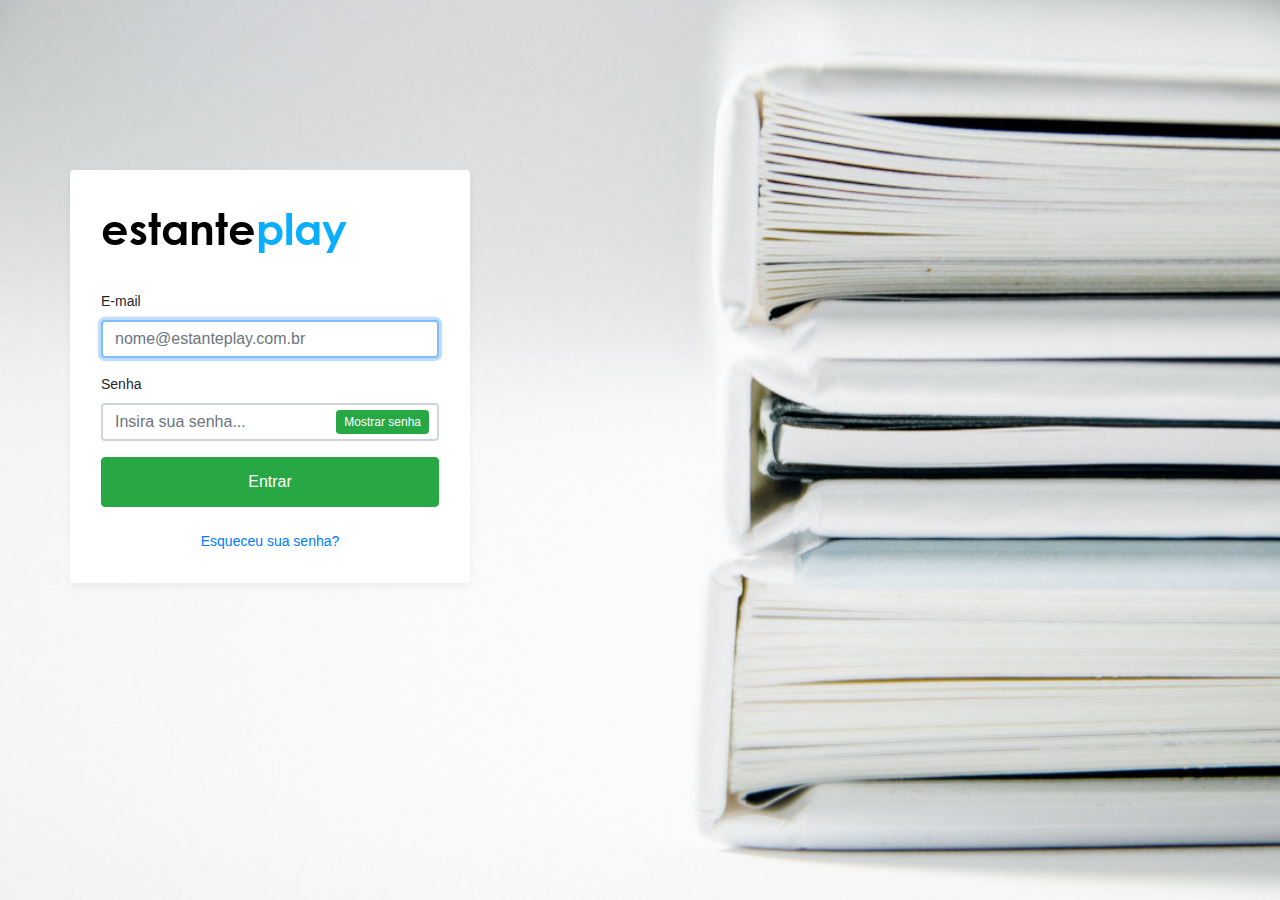
<file: index.html>
<!DOCTYPE html>
<html lang="pt-br">
<head>
	<meta charset="utf-8">
	<meta name="author" content="rafhael@rafhaprates.dev">
	<meta name="viewport" content="width=device-width,initial-scale=1">
	<title>EstantePlay</title>
	<link rel="stylesheet" href="https://stackpath.bootstrapcdn.com/bootstrap/4.3.1/css/bootstrap.min.css" integrity="sha384-ggOyR0iXCbMQv3Xipma34MD+dH/1fQ784/j6cY/iJTQUOhcWr7x9JvoRxT2MZw1T" crossorigin="anonymous">
	<link rel="stylesheet" type="text/css" href="css/global.css">
</head>

<body class="my-login-page">
	<section class="h-100">
		<div class="container h-100">
			<div class="row justify-content-md-center h-100">
				<div class="card-wrapper">
					<div class="brand">
					</div>
					<div class="card fat">
						<div class="card-body">
							<h4 class="card-title"><img src="img/logo-estante-play.png" alt="logo" id="logo_login"></h4>
							<form method="POST" class="my-login-validation" novalidate="">
								<div class="form-group">
									<label for="email">E-mail</label>
									<input id="email" type="email" class="form-control" name="email" value="" Placeholder="nome@estanteplay.com.br" required autofocus>
									<div class="invalid-feedback">
										O email é inválido.
									</div>
								</div>

								<div class="form-group">
									<label for="password">Senha
									</label>
									<input id="password" type="password" class="form-control" name="password" Placeholder="Insira sua senha..." required data-eye>
								    <div class="invalid-feedback">
								    	A senha é Obrigatória.
							    	</div>
								</div>

								<div class="form-group">
								</div>

								<div class="form-group m-0">
									<button type="submit" class="btn btn-primary btn-block">
										Entrar
									</button>
								</div>
								<div class="mt-4 text-center">
								<a href="forgot.html">Esqueceu sua senha?</a>
								</div>
							</form>
						</div>
					</div>
				</div>
			</div>
		</div>
	</section>

	<script src="https://code.jquery.com/jquery-3.3.1.slim.min.js" integrity="sha384-q8i/X+965DzO0rT7abK41JStQIAqVgRVzpbzo5smXKp4YfRvH+8abtTE1Pi6jizo" crossorigin="anonymous"></script>
	<script src="https://cdnjs.cloudflare.com/ajax/libs/popper.js/1.14.7/umd/popper.min.js" integrity="sha384-UO2eT0CpHqdSJQ6hJty5KVphtPhzWj9WO1clHTMGa3JDZwrnQq4sF86dIHNDz0W1" crossorigin="anonymous"></script>
	<script src="https://stackpath.bootstrapcdn.com/bootstrap/4.3.1/js/bootstrap.min.js" integrity="sha384-JjSmVgyd0p3pXB1rRibZUAYoIIy6OrQ6VrjIEaFf/nJGzIxFDsf4x0xIM+B07jRM" crossorigin="anonymous"></script>
	<script src="js/index.js"></script>
</body>
</html>
</file>
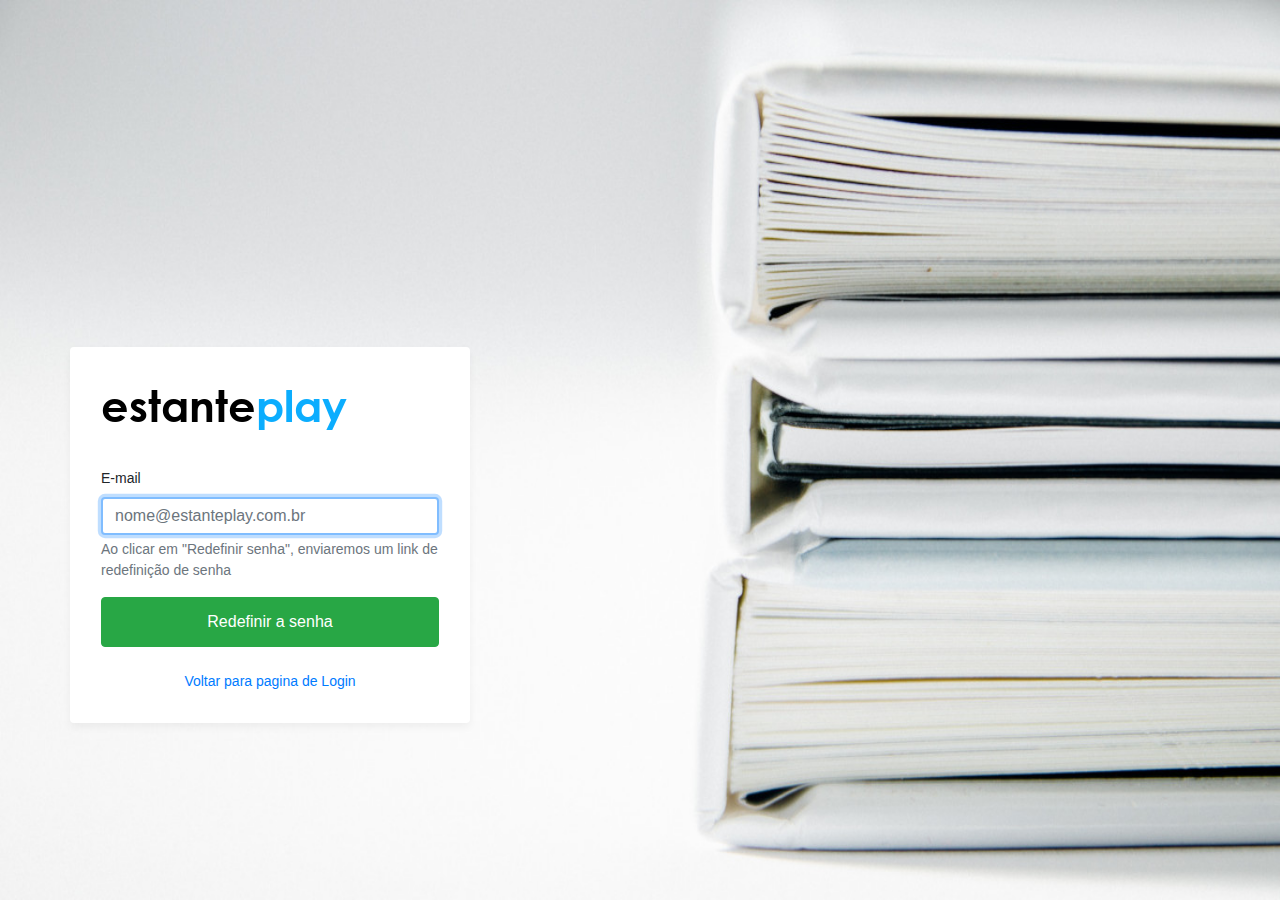
<file: forgot.html>
<!DOCTYPE html>
<html lang="pt-br">
<head>
	<meta charset="utf-8">
	<meta name="author" content="rafhael@rafhaprates.dev">
	<meta name="viewport" content="width=device-width,initial-scale=1">
	<title>EstantePlay</title>
	<link rel="stylesheet" href="https://stackpath.bootstrapcdn.com/bootstrap/4.3.1/css/bootstrap.min.css" integrity="sha384-ggOyR0iXCbMQv3Xipma34MD+dH/1fQ784/j6cY/iJTQUOhcWr7x9JvoRxT2MZw1T" crossorigin="anonymous">
	<link rel="stylesheet" type="text/css" href="css/global.css">
</head>
<body class="my-login-page">
	<section class="h-100">
		<div class="container h-100">
			<div class="row justify-content-md-center align-items-center h-100">
				<div class="card-wrapper">
					<div class="brand">
					</div>
					<div class="card fat">
						<div class="card-body">
							<h4 class="card-title"><img src="img/logo-estante-play.png" alt="logo" id="logo_login"></h4>
							<form method="POST" class="my-login-validation" novalidate="">
								<div class="form-group">
									<label for="email">E-mail</label>
									<input id="email" type="email" class="form-control" name="email" value="" Placeholder="nome@estanteplay.com.br" required autofocus>
									<div class="invalid-feedback">
										O Email é inválido.
									</div>
									<div class="form-text text-muted">
										Ao clicar em "Redefinir senha", enviaremos um link de redefinição de senha
									</div>
								</div>

								<div class="form-group m-0">
									<button type="submit" class="btn btn-primary btn-block">
										Redefinir a senha 
									</button>
									<div class="mt-4 text-center">
										<a href="index.html">Voltar para pagina de Login</a>
										</div>
								</div>
							</form>
						</div>
					</div>
				</div>
			</div>
		</div>
	</section>

	<script src="https://code.jquery.com/jquery-3.3.1.slim.min.js" integrity="sha384-q8i/X+965DzO0rT7abK41JStQIAqVgRVzpbzo5smXKp4YfRvH+8abtTE1Pi6jizo" crossorigin="anonymous"></script>
	<script src="js/index.js"></script>
</body>
</html>
</file>
<file: css/global.css>
html,body {
	height: 100%;
}

body.my-login-page {
	background-image: url(/img/bg-desktop.jpg);
	background-repeat: no-repeat;
	background-size: 100% 100%;
	font-size: 14px;
}

.my-login-page .brand {
	width: 90px;
	height: 90px;
	overflow: hidden;
	border-radius: 50%;
	margin: 40px auto;
	position: left;
	z-index: 1;
}


.my-login-page .brand img {
	width: 100%;
}

.my-login-page .card-wrapper {
	width: 400px;
	position: left;
}

.my-login-page .card {
	border-color: transparent;
	box-shadow: 0 4px 8px rgba(0,0,0,.05);
	position: left;
}

.my-login-page .card.fat {
	padding: 10px;
}

.my-login-page .card .card-title {
	margin-bottom: 30px;
}

.my-login-page .form-control {
	border-width: 2.3px;
}

.my-login-page .form-group label {
	width: 100%;
}

.my-login-page .btn.btn-block {
	padding: 12px 10px;
}

@media screen and (max-width: 425px) {
	.my-login-page .card-wrapper {
		width: 90%;
		margin: 0 auto;
	}
}

@media screen and (max-width: 320px) {

	body.my-login-page {
		background-image: url(/img/bg-mobile.jpg);
		font-size: 14px;
	}

	.my-login-page .card.fat {
		padding: 0;
	}

	.my-login-page .card.fat .card-body {
		padding: 15px;
	}
}

@media (min-width: 768px) {
	.justify-content-md-center {
    -ms-flex-pack: center!important;
    justify-content: left!important;
	}
}

@media (max-width: 600px) {
	.justify-content-md-center {
    -ms-flex-pack: center!important;
    justify-content: left!important;
	}
}


.btn-primary {
    color: #fff;
    background-color: #28A745;
    border-color: #28A745;
}
</file>
